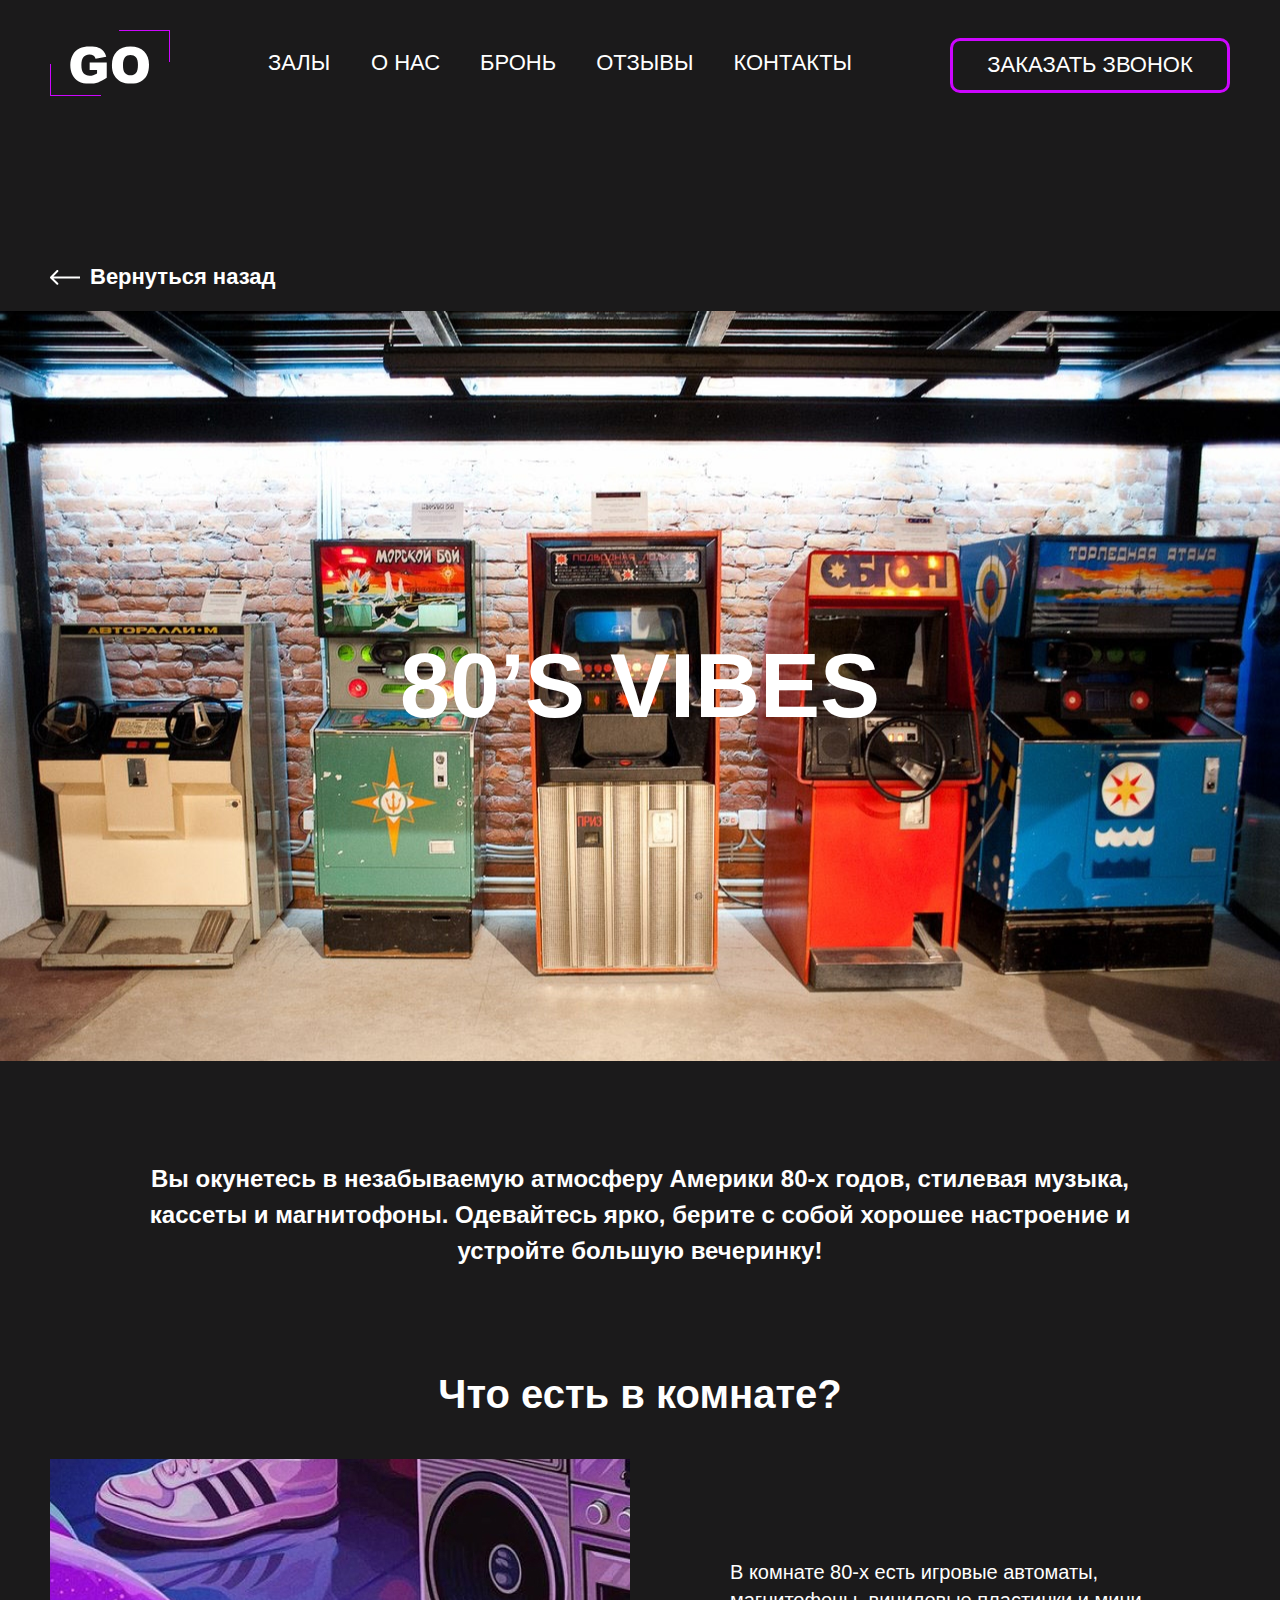
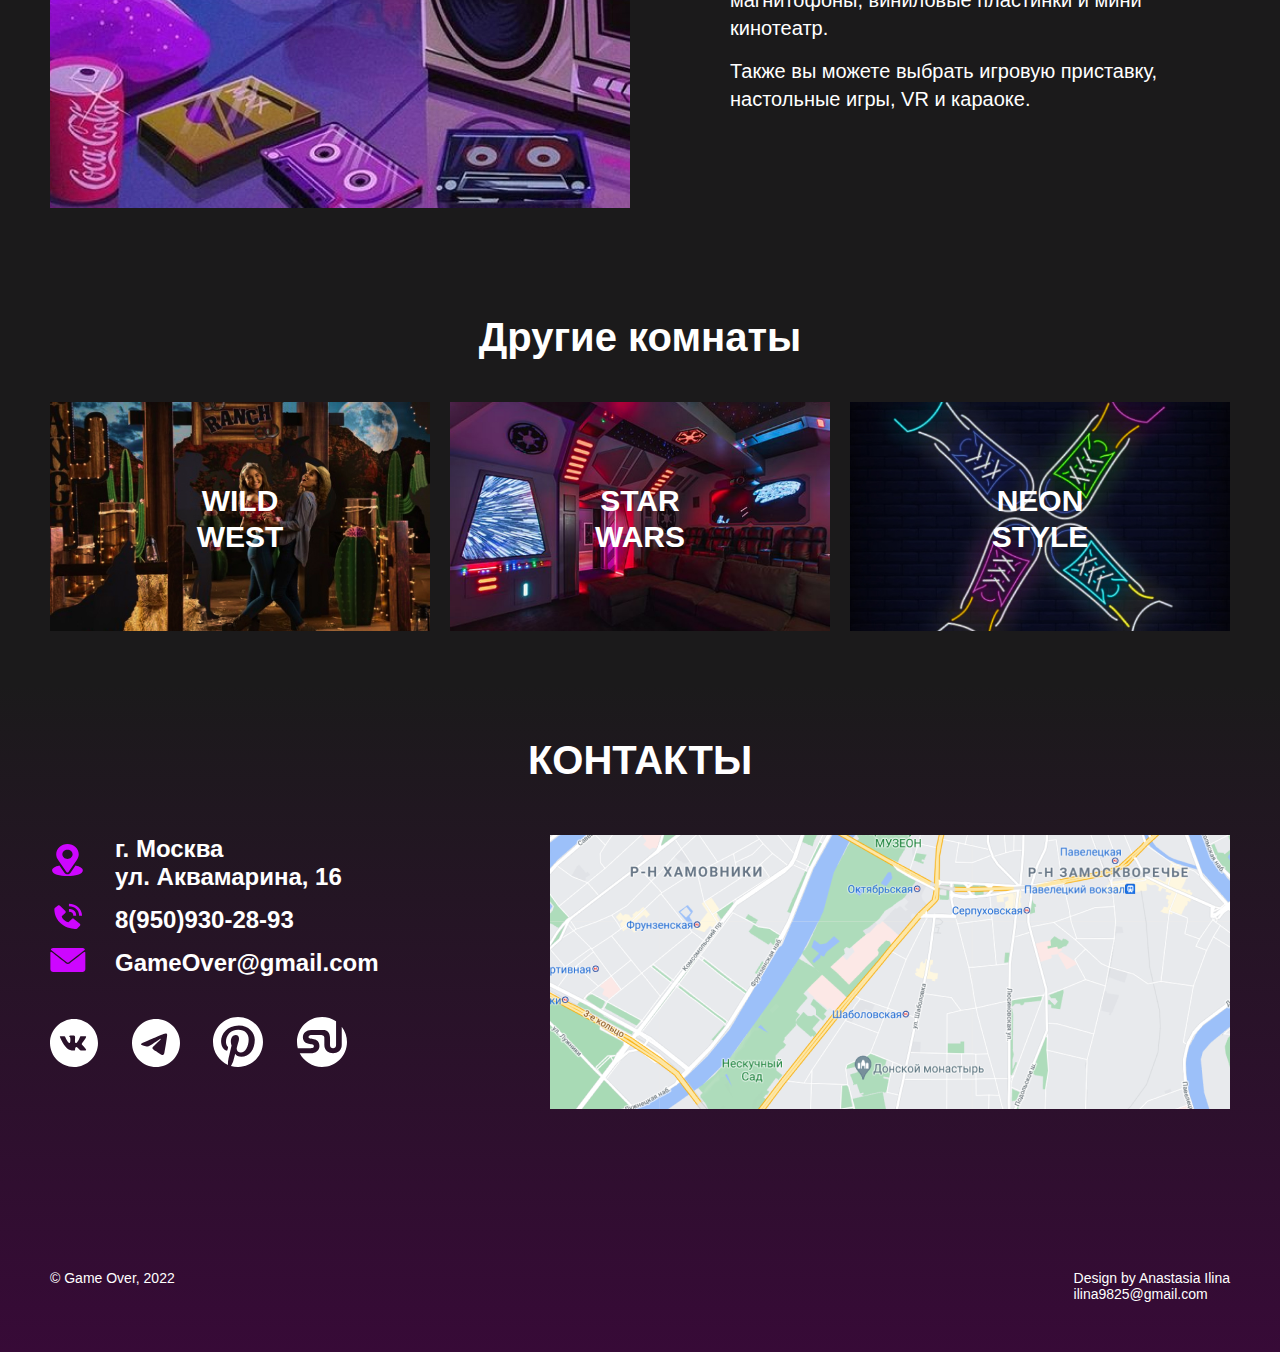
<file: vibes.html>
<!DOCTYPE html>
<html lang="en">
  <head>
    <meta charset="UTF-8" />
    <meta name="viewport" content="width=device-width, initial-scale=1.0" />
    <link rel="stylesheet" href="css/index.css" />
    <title>80's vibes</title>
  </head>
  <body>
    <header class="header">
      <div class="container burger">
        <div class="logo" tabindex="1">
          <img
            class="header__image"
            src="img/logo/logo.svg"
            alt="Логотип компании GO"
          />
        </div>
        <nav class="header__navigation">
          <ul class="header__list">
            <li class="header__item">
              <a class="header__link" href="#"> залы</a>
            </li>
            <li class="header__item">
              <a class="header__link" href="#"> О нас</a>
            </li>
            <li class="header__item">
              <a class="header__link" href="#"> Бронь</a>
            </li>
            <li class="header__item">
              <a class="header__link" href="#"> отзывы</a>
            </li>
            <li class="header__item header__item-margin">
              <a class="header__link" href="#"> Контакты</a>
            </li>
          </ul>
        </nav>
        <button class="header__button-top">Заказать звонок</button>
      </div>
    </header>
    <main class="main">
      <section class="room-page">
        <div class="container container__room-page-link">
          <a href="index.html" class="room-page__link-top">Вернуться назад</a>
        </div>
        <div class="room-page__background room-page__background_vibes">
          <div class="container container__room-page-flex-title">
            <h1 class="room-page__title">80’s vibes</h1>
          </div>
        </div>
        <div class="container container__room-page-text">
          <p class="room-page__text">
            Вы окунетесь в незабываемую атмосферу Америки 80-х годов, стилевая
            музыка, кассеты и магнитофоны. Одевайтесь ярко, берите с собой
            хорошее настроение и устройте большую вечеринку!
          </p>
        </div>
      </section>

      <section class="room-page__question question">
        <div class="container">
          <h2 class="question__room-page-title">Что есть в комнате?</h2>
          <div class="question__room-page-flex">
            <div class="question__box-img">
              <img
                class="question__room-page-img"
                src="/img/rooms/vibes/80-content.jpg"
                alt=""
              />
            </div>
            <div class="question__box-text">
              <p class="question__room-page-text">
                В комнате 80-х есть игровые автоматы, магнитофоны, виниловые
                пластинки и мини кинотеатр.
              </p>
              <p class="question__room-page-text">
                Также вы можете выбрать игровую приставку, настольные игры, VR и
                караоке.
              </p>
            </div>
          </div>
        </div>
      </section>

      <section class="room-page__variant variant">
        <div class="container">
          <h2 class="variant__title">Другие комнаты</h2>

          <ul class="variant__list">
            <li class="variant__item">
              <a href="west.html" class="variant__link-west">
                <figure class="variant__box-img">
                  <img
                    class="variant__img"
                    src="/img/rooms/ww/ww-content.jpg"
                    alt=""
                  />
                  <figcaption class="variant__box-text">
                    <p class="variant__text">wild west</p>
                  </figcaption>
                </figure>
              </a>
            </li>

            <li class="variant__item">
              <a href="wars.html" class="variant__link-wars">
                <figure class="variant__box-img">
                  <img
                    class="variant__img"
                    src="/img/rooms/sw/sw-content.jpg"
                    alt=""
                  />
                  <figcaption class="variant__box-text">
                    <p class="variant__text">star wars</p>
                  </figcaption>
                </figure>
              </a>
            </li>

            <li class="variant__item">
              <a href="neon.html" class="variant__link-neon">
                <figure class="variant__box-img">
                  <img
                    class="variant__img"
                    src="/img/rooms/ns/ns-content.jpg"
                    alt=""
                  />
                  <figcaption class="variant__box-text">
                    <p class="variant__text">neon style</p>
                  </figcaption>
                </figure>
              </a>
            </li>
          </ul>
        </div>
      </section>
    </main>
    <footer class="footer">
      <div class="container">
        <h2 class="subtitle">Контакты</h2>
        <div class="footer__flex">
          <div class="contacts social">
            <address class="contacts">
              <ul class="contacts__list">
                <li class="contacts__item location">
                  <p class="contacts__location">
                    г. Москва&nbsp; ул.&nbsp;Аквамарина, 16
                  </p>
                </li>
                <li class="contacts__item phone">
                  <p class="contacts__location"></p>
                  <a href="tel:89509302893" class="link__link"
                    >8(950)930-28-93</a
                  >
                </li>
                <li class="contacts__item mail">
                  <p class="contacts__location"></p>
                  <a href="mailto:GameOver@gmail.com" class="link__link"
                    >GameOver@gmail.com</a
                  >
                </li>
              </ul>
              <ul class="social__list">
                <li class="social__item">
                  <a href="#" target="_blank" class="social__link">
                    <svg
                      width="48"
                      height="48"
                      viewBox="0 0 48 48"
                      fill="currentColor"
                      xmlns="http://www.w3.org/2000/svg"
                    >
                      <path
                        d="M23.9999 0C10.7449 0 -0.00012207 10.745 -0.00012207 24C-0.00012207 37.255 10.7449 48 23.9999 48C37.2549 48 47.9999 37.255 47.9999 24C47.9999 10.745 37.2549 0 23.9999 0ZM33.2299 27.0775C33.2299 27.0775 35.3524 29.1725 35.8749 30.145C35.8899 30.165 35.8974 30.185 35.9024 30.195C36.1149 30.5525 36.1649 30.83 36.0599 31.0375C35.8849 31.3825 35.2849 31.5525 35.0799 31.5675H31.3299C31.0699 31.5675 30.5249 31.5 29.8649 31.045C29.3574 30.69 28.8574 30.1075 28.3699 29.54C27.6424 28.695 27.0124 27.965 26.3774 27.965C26.2967 27.9649 26.2166 27.9775 26.1399 28.0025C25.6599 28.1575 25.0449 28.8425 25.0449 30.6675C25.0449 31.2375 24.5949 31.565 24.2774 31.565H22.5599C21.9749 31.565 18.9274 31.36 16.2274 28.5125C12.9224 25.025 9.94738 18.03 9.92238 17.965C9.73488 17.5125 10.1224 17.27 10.5449 17.27H14.3324C14.8374 17.27 15.0024 17.5775 15.1174 17.85C15.2524 18.1675 15.7474 19.43 16.5599 20.85C17.8774 23.165 18.6849 24.105 19.3324 24.105C19.4538 24.1036 19.573 24.0727 19.6799 24.015C20.5249 23.545 20.3674 20.5325 20.3299 19.9075C20.3299 19.79 20.3274 18.56 19.8949 17.97C19.5849 17.5425 19.0574 17.38 18.7374 17.32C18.8669 17.1413 19.0375 16.9964 19.2349 16.8975C19.8149 16.6075 20.8599 16.565 21.8974 16.565H22.4749C23.5999 16.58 23.8899 16.6525 24.2974 16.755C25.1224 16.9525 25.1399 17.485 25.0674 19.3075C25.0449 19.825 25.0224 20.41 25.0224 21.1C25.0224 21.25 25.0149 21.41 25.0149 21.58C24.9899 22.5075 24.9599 23.56 25.6149 23.9925C25.7003 24.0461 25.799 24.0746 25.8999 24.075C26.1274 24.075 26.8124 24.075 28.6674 20.8925C29.2395 19.8681 29.7366 18.8037 30.1549 17.7075C30.1924 17.6425 30.3024 17.4425 30.4324 17.365C30.5283 17.3161 30.6347 17.2912 30.7424 17.2925H35.1949C35.6799 17.2925 36.0124 17.365 36.0749 17.5525C36.1849 17.85 36.0549 18.7575 34.0224 21.51L33.1149 22.7075C31.2724 25.1225 31.2724 25.245 33.2299 27.0775Z"
                      />
                    </svg>
                  </a>
                </li>
                <li class="social__item">
                  <a href="#" target="_blank" class="social__link">
                    <svg
                      width="48"
                      height="48"
                      viewBox="0 0 48 48"
                      fill="currentColor"
                      xmlns="http://www.w3.org/2000/svg"
                    >
                      <path
                        d="M47.9999 24C47.9999 30.3652 45.4713 36.4697 40.9704 40.9706C36.4696 45.4714 30.3651 48 23.9999 48C17.6347 48 11.5302 45.4714 7.02932 40.9706C2.52844 36.4697 -0.00012207 30.3652 -0.00012207 24C-0.00012207 17.6348 2.52844 11.5303 7.02932 7.02944C11.5302 2.52856 17.6347 0 23.9999 0C30.3651 0 36.4696 2.52856 40.9704 7.02944C45.4713 11.5303 47.9999 17.6348 47.9999 24ZM24.8609 17.718C22.5269 18.69 17.8589 20.7 10.8629 23.748C9.72888 24.198 9.13188 24.642 9.07788 25.074C8.98788 25.803 9.90288 26.091 11.1479 26.484L11.6729 26.649C12.8969 27.048 14.5469 27.513 15.4019 27.531C16.1819 27.549 17.0489 27.231 18.0059 26.571C24.5429 22.158 27.9179 19.929 28.1279 19.881C28.2779 19.845 28.4879 19.803 28.6259 19.929C28.7669 20.052 28.7519 20.289 28.7369 20.352C28.6469 20.739 25.0559 24.075 23.1989 25.803C22.6199 26.343 22.2089 26.724 22.1249 26.811C21.9399 27 21.7519 27.1861 21.5609 27.369C20.4209 28.467 19.5689 29.289 21.6059 30.633C22.5869 31.281 23.3729 31.812 24.1559 32.346C25.0079 32.928 25.8599 33.507 26.9639 34.233C27.2429 34.413 27.5129 34.608 27.7739 34.794C28.7669 35.502 29.6639 36.138 30.7649 36.036C31.4069 35.976 32.0699 35.376 32.4059 33.576C33.2009 29.325 34.7639 20.118 35.1239 16.323C35.1458 16.0075 35.1328 15.6906 35.0849 15.378C35.0566 15.1258 34.9346 14.8934 34.7429 14.727C34.4699 14.5386 34.1445 14.4409 33.8129 14.448C32.9129 14.463 31.5239 14.946 24.8609 17.718Z"
                      />
                    </svg>
                  </a>
                </li>
                <li class="social__item">
                  <a href="#" target="_blank" class="social__link">
                    <svg
                      width="50"
                      height="50"
                      viewBox="0 0 50 50"
                      fill="currentColor"
                      xmlns="http://www.w3.org/2000/svg"
                    >
                      <path
                        d="M25.0005 0C11.1947 0 -0.000152588 11.1936 -0.000152588 25.0006C-0.000152588 35.2378 6.15562 44.0314 14.9646 47.8981C14.8941 46.1526 14.9511 44.0558 15.3998 42.159C15.8806 40.1282 18.6165 28.5359 18.6165 28.5359C18.6165 28.5359 17.8178 26.9397 17.8178 24.5808C17.8178 20.8763 19.9652 18.1077 22.6383 18.1077C24.912 18.1077 26.0107 19.8154 26.0107 21.8609C26.0107 24.1468 24.5537 27.5635 23.8037 30.7327C23.1768 33.3859 25.1338 35.5481 27.7498 35.5481C32.4864 35.5481 35.6761 29.4647 35.6761 22.2558C35.6761 16.7782 31.9864 12.6769 25.2742 12.6769C17.6902 12.6769 12.9659 18.3321 12.9659 24.6487C12.9659 26.8282 13.6082 28.3635 14.6146 29.5513C15.0768 30.0981 15.1409 30.318 14.9736 30.9462C14.8537 31.4058 14.5781 32.5128 14.4646 32.9519C14.2986 33.5853 13.7857 33.8109 13.2127 33.5776C9.71972 32.1513 8.0928 28.3263 8.0928 24.0263C8.0928 16.9237 14.0819 8.40898 25.9601 8.40898C35.5056 8.40898 41.7877 15.316 41.7877 22.732C41.7877 32.5378 36.3351 39.8647 28.2979 39.8647C25.5998 39.8647 23.0607 38.4051 22.1909 36.7487C22.1909 36.7487 20.7396 42.5077 20.4325 43.6218C19.9024 45.5494 18.8646 47.4763 17.9159 48.9769C20.2162 49.6571 22.6024 50.0025 25.0011 50.0026C38.8063 50.0013 49.9998 38.8071 49.9998 25.0006C49.9998 11.1936 38.8063 0 25.0005 0Z"
                      />
                    </svg>
                  </a>
                </li>
                <li class="social__item">
                  <a href="#" target="_blank" class="social__link">
                    <svg
                      width="50"
                      height="50"
                      viewBox="0 0 50 50"
                      fill="currentColor"
                      xmlns="http://www.w3.org/2000/svg"
                    >
                      <path
                        fill-rule="evenodd"
                        clip-rule="evenodd"
                        d="M44.7441 9.66919C48.1583 14.0494 50.0085 19.4463 49.9999 24.9999C49.9999 38.8051 38.805 49.9999 25.0006 49.9999C15.2871 49.9999 6.86597 44.4576 2.72751 36.3647H13.6237C18.816 36.3647 22.4429 33.566 22.4429 29.0923C22.4429 19.6108 11.5051 23.4737 11.5051 20.1089C11.5051 18.4878 12.8057 17.898 15.1858 17.898H22.7692C24.8711 17.898 27.3435 18.275 27.3435 20.5685V28.1243C27.3435 33.5955 31.6159 36.364 36.0441 36.364C40.548 36.364 44.7435 33.5955 44.7435 28.1243V9.66919H44.7441V9.66919Z"
                      />
                      <path
                        fill-rule="evenodd"
                        clip-rule="evenodd"
                        d="M25.0005 2.43241e-05C30.0173 -0.00698868 34.919 1.50262 39.0626 4.33079V28.3013C39.0626 29.9628 37.7037 31.3224 36.0447 31.3224C34.3838 31.3224 33.0261 29.9628 33.0261 28.3013V21.1186C33.0261 15.3846 30.1242 12.9994 26.3447 12.9994H14.0441C9.59088 12.9994 5.89665 15.834 5.89665 20.3289C5.89665 22.6289 6.8819 25.9994 11.5415 26.8353C15.337 27.5186 16.8351 27.3199 16.8351 29.3506C16.8351 31.3224 14.6261 31.3224 11.7101 31.3224H0.808189C0.269676 29.2582 -0.0019826 27.1334 -0.000143311 25C-0.000143311 11.1981 11.196 2.43241e-05 25.0005 2.43241e-05Z"
                      />
                    </svg>
                  </a>
                </li>
              </ul>
            </address>
          </div>
          <div class="map">
            <img src="img/map/map.png" alt="Местонахождение на карте" />
          </div>
        </div>

        <div class="footer__bottom">
          <div class="footer__bottom-left">
            <p class="footer__bottom-left-text">© Game Over, 2022</p>
          </div>

          <div class="footer__bottom-right">
            <p class="footer__bottom-right-text">Design by Anastasia Ilina</p>
            <a
              class="footer__bottom-right-link link__link"
              href="mailto:ilina9825@gmail.com"
              >ilina9825@gmail.com</a
            >
          </div>
        </div>
      </div>
    </footer>
  </body>
</html>
</file>
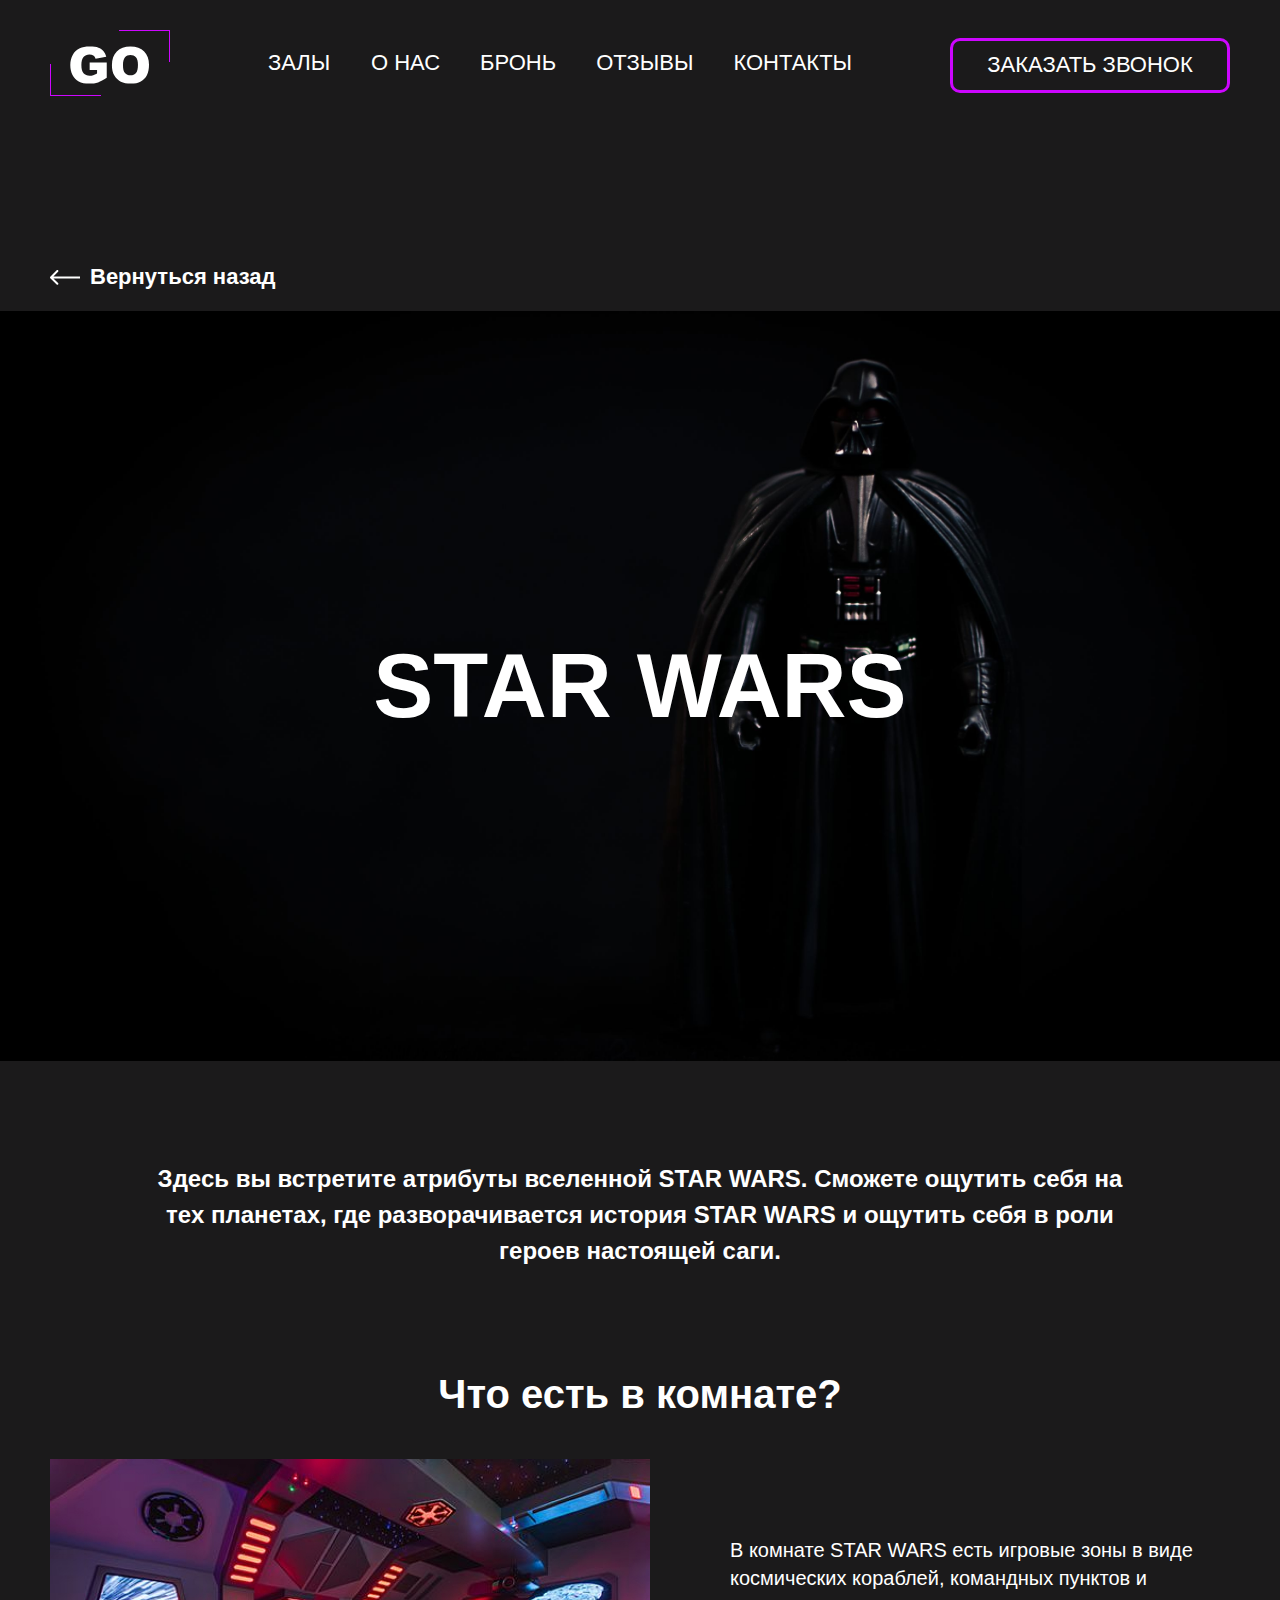
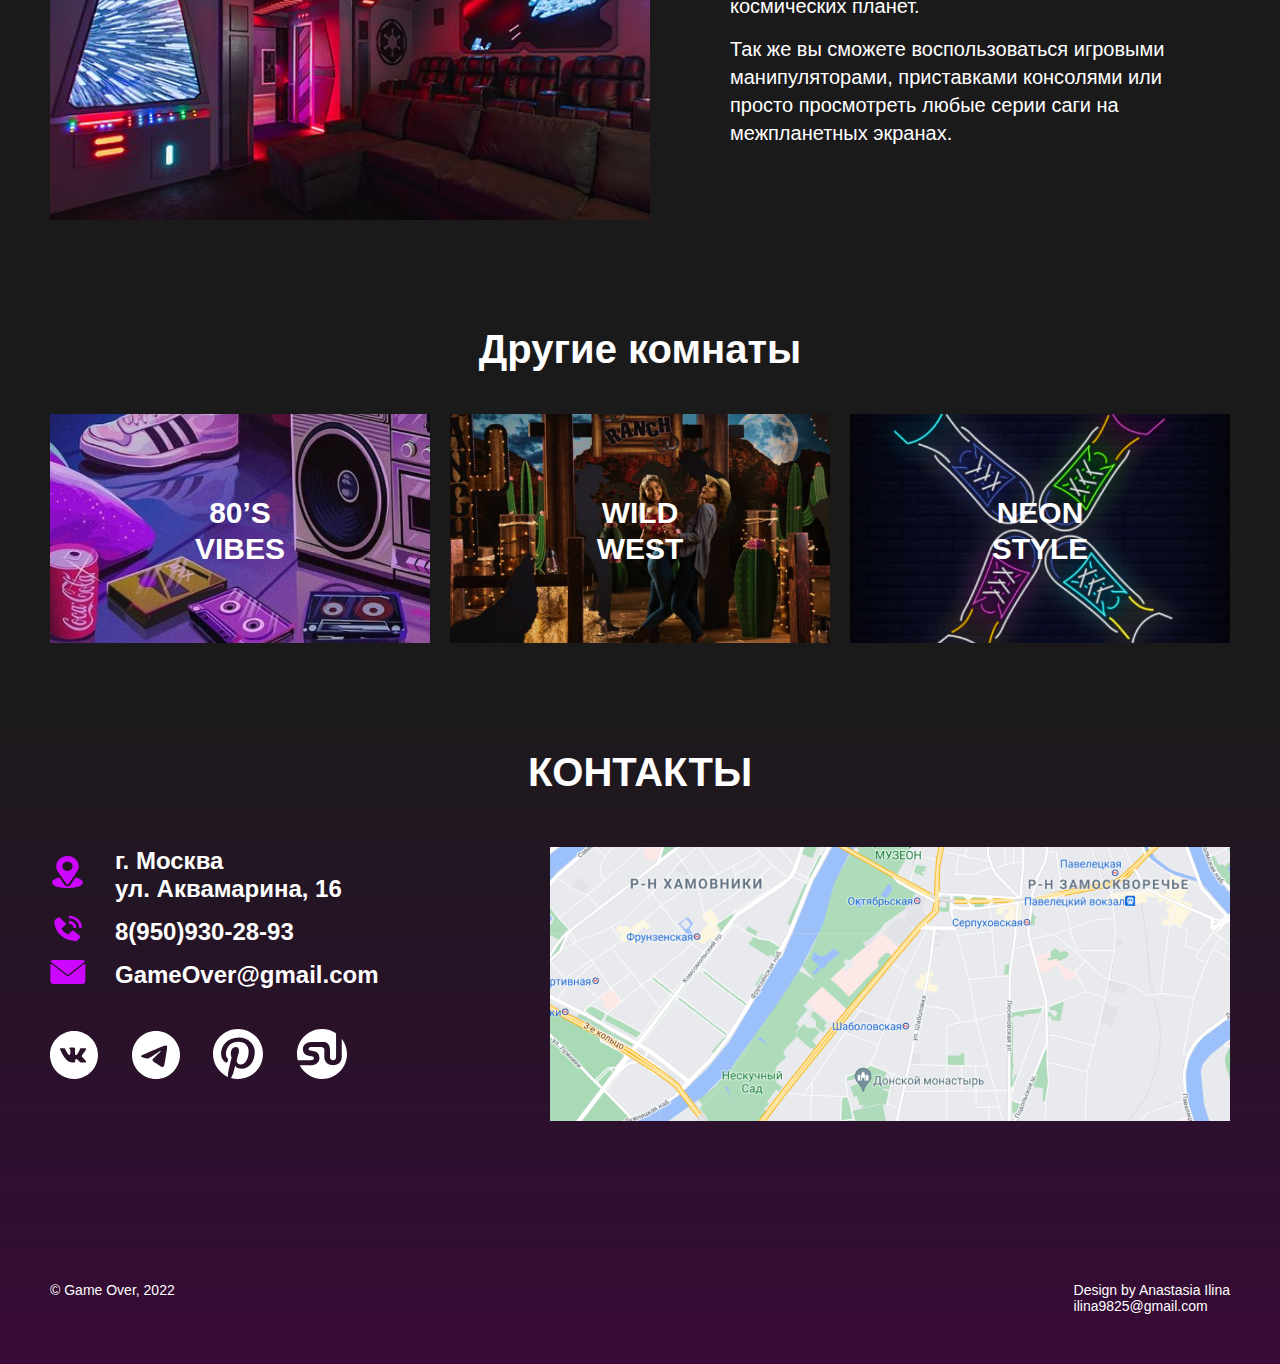
<file: wars.html>
<!DOCTYPE html>
<html lang="en">
  <head>
    <meta charset="UTF-8" />
    <meta name="viewport" content="width=device-width, initial-scale=1.0" />
    <link rel="stylesheet" href="css/index.css" />
    <title>Star Wars</title>
  </head>
  <body>
    <header class="header">
      <div class="container burger">
        <div class="logo" tabindex="1">
          <img
            class="header__image"
            src="img/logo/logo.svg"
            alt="Логотип компании GO"
          />
        </div>
        <nav class="header__navigation">
          <ul class="header__list">
            <li class="header__item">
              <a class="header__link" href="#"> залы</a>
            </li>
            <li class="header__item">
              <a class="header__link" href="#"> О нас</a>
            </li>
            <li class="header__item">
              <a class="header__link" href="#"> Бронь</a>
            </li>
            <li class="header__item">
              <a class="header__link" href="#"> отзывы</a>
            </li>
            <li class="header__item header__item-margin">
              <a class="header__link" href="#"> Контакты</a>
            </li>
          </ul>
        </nav>
        <button class="header__button-top">Заказать звонок</button>
      </div>
    </header>
    <main class="main">
      <section class="room-page">
        <div class="container container__room-page-link">
          <a href="index.html" class="room-page__link-top">Вернуться назад</a>
        </div>
        <div class="room-page__background room-page__background_wars">
          <div class="container container__room-page-flex-title">
            <h1 class="room-page__title">Star wars</h1>
          </div>
        </div>
        <div class="container container__room-page-text">
          <p class="room-page__text">
            Здесь вы встретите атрибуты вселенной STAR WARS. Сможете ощутить
            себя на тех планетах, где разворачивается история STAR WARS и
            ощутить себя в роли героев наcтоящей саги.
          </p>
        </div>
      </section>

      <section class="room-page__question question">
        <div class="container">
          <h2 class="question__room-page-title">Что есть в комнате?</h2>
          <div class="question__room-page-flex">
            <div class="question__box-img">
              <img
                class="question__room-page-img"
                src="/img/rooms/sw/sw-content.jpg"
                alt=""
              />
            </div>
            <div class="question__box-text">
              <p class="question__room-page-text">
                В комнате STAR WARS есть игровые зоны в виде космических
                кораблей, командных пунктов и космических планет.
              </p>
              <p class="question__room-page-text">
                Так же вы сможете воспользоваться игровыми манипуляторами,
                приставками консолями или просто просмотреть любые серии саги на
                межпланетных экранах.
              </p>
            </div>
          </div>
        </div>
      </section>

      <section class="room-page__variant variant">
        <div class="container">
          <h2 class="variant__title">Другие комнаты</h2>

          <ul class="variant__list">
            <li class="variant__item">
              <a href="vibes.html" class="variant__link-vibes">
                <figure class="variant__box-img">
                  <img
                    class="variant__img"
                    src="/img/rooms/vibes/80-content.jpg"
                    alt=""
                  />
                  <figcaption class="variant__box-text">
                    <p class="variant__text">80’s vibes</p>
                  </figcaption>
                </figure>
              </a>
            </li>

            <li class="variant__item">
              <a href="west.html" class="variant__link-west">
                <figure class="variant__box-img">
                  <img
                    class="variant__img"
                    src="/img/rooms/ww/ww-content.jpg"
                    alt=""
                  />
                  <figcaption class="variant__box-text">
                    <p class="variant__text">wild west</p>
                  </figcaption>
                </figure>
              </a>
            </li>

            <li class="variant__item">
              <a href="neon.html" class="variant__link-neon">
                <figure class="variant__box-img">
                  <img
                    class="variant__img"
                    src="/img/rooms/ns/ns-content.jpg"
                    alt=""
                  />
                  <figcaption class="variant__box-text">
                    <p class="variant__text">neon style</p>
                  </figcaption>
                </figure>
              </a>
            </li>
          </ul>
        </div>
      </section>
    </main>
    <footer class="footer">
      <div class="container">
        <h2 class="subtitle">Контакты</h2>
        <div class="footer__flex">
          <div class="contacts social">
            <address class="contacts">
              <ul class="contacts__list">
                <li class="contacts__item location">
                  <p class="contacts__location">
                    г. Москва&nbsp; ул.&nbsp;Аквамарина, 16
                  </p>
                </li>
                <li class="contacts__item phone">
                  <p class="contacts__location"></p>
                  <a href="tel:89509302893" class="link__link"
                    >8(950)930-28-93</a
                  >
                </li>
                <li class="contacts__item mail">
                  <p class="contacts__location"></p>
                  <a href="mailto:GameOver@gmail.com" class="link__link"
                    >GameOver@gmail.com</a
                  >
                </li>
              </ul>
              <ul class="social__list">
                <li class="social__item">
                  <a href="#" target="_blank" class="social__link">
                    <svg
                      width="48"
                      height="48"
                      viewBox="0 0 48 48"
                      fill="currentColor"
                      xmlns="http://www.w3.org/2000/svg"
                    >
                      <path
                        d="M23.9999 0C10.7449 0 -0.00012207 10.745 -0.00012207 24C-0.00012207 37.255 10.7449 48 23.9999 48C37.2549 48 47.9999 37.255 47.9999 24C47.9999 10.745 37.2549 0 23.9999 0ZM33.2299 27.0775C33.2299 27.0775 35.3524 29.1725 35.8749 30.145C35.8899 30.165 35.8974 30.185 35.9024 30.195C36.1149 30.5525 36.1649 30.83 36.0599 31.0375C35.8849 31.3825 35.2849 31.5525 35.0799 31.5675H31.3299C31.0699 31.5675 30.5249 31.5 29.8649 31.045C29.3574 30.69 28.8574 30.1075 28.3699 29.54C27.6424 28.695 27.0124 27.965 26.3774 27.965C26.2967 27.9649 26.2166 27.9775 26.1399 28.0025C25.6599 28.1575 25.0449 28.8425 25.0449 30.6675C25.0449 31.2375 24.5949 31.565 24.2774 31.565H22.5599C21.9749 31.565 18.9274 31.36 16.2274 28.5125C12.9224 25.025 9.94738 18.03 9.92238 17.965C9.73488 17.5125 10.1224 17.27 10.5449 17.27H14.3324C14.8374 17.27 15.0024 17.5775 15.1174 17.85C15.2524 18.1675 15.7474 19.43 16.5599 20.85C17.8774 23.165 18.6849 24.105 19.3324 24.105C19.4538 24.1036 19.573 24.0727 19.6799 24.015C20.5249 23.545 20.3674 20.5325 20.3299 19.9075C20.3299 19.79 20.3274 18.56 19.8949 17.97C19.5849 17.5425 19.0574 17.38 18.7374 17.32C18.8669 17.1413 19.0375 16.9964 19.2349 16.8975C19.8149 16.6075 20.8599 16.565 21.8974 16.565H22.4749C23.5999 16.58 23.8899 16.6525 24.2974 16.755C25.1224 16.9525 25.1399 17.485 25.0674 19.3075C25.0449 19.825 25.0224 20.41 25.0224 21.1C25.0224 21.25 25.0149 21.41 25.0149 21.58C24.9899 22.5075 24.9599 23.56 25.6149 23.9925C25.7003 24.0461 25.799 24.0746 25.8999 24.075C26.1274 24.075 26.8124 24.075 28.6674 20.8925C29.2395 19.8681 29.7366 18.8037 30.1549 17.7075C30.1924 17.6425 30.3024 17.4425 30.4324 17.365C30.5283 17.3161 30.6347 17.2912 30.7424 17.2925H35.1949C35.6799 17.2925 36.0124 17.365 36.0749 17.5525C36.1849 17.85 36.0549 18.7575 34.0224 21.51L33.1149 22.7075C31.2724 25.1225 31.2724 25.245 33.2299 27.0775Z"
                      />
                    </svg>
                  </a>
                </li>
                <li class="social__item">
                  <a href="#" target="_blank" class="social__link">
                    <svg
                      width="48"
                      height="48"
                      viewBox="0 0 48 48"
                      fill="currentColor"
                      xmlns="http://www.w3.org/2000/svg"
                    >
                      <path
                        d="M47.9999 24C47.9999 30.3652 45.4713 36.4697 40.9704 40.9706C36.4696 45.4714 30.3651 48 23.9999 48C17.6347 48 11.5302 45.4714 7.02932 40.9706C2.52844 36.4697 -0.00012207 30.3652 -0.00012207 24C-0.00012207 17.6348 2.52844 11.5303 7.02932 7.02944C11.5302 2.52856 17.6347 0 23.9999 0C30.3651 0 36.4696 2.52856 40.9704 7.02944C45.4713 11.5303 47.9999 17.6348 47.9999 24ZM24.8609 17.718C22.5269 18.69 17.8589 20.7 10.8629 23.748C9.72888 24.198 9.13188 24.642 9.07788 25.074C8.98788 25.803 9.90288 26.091 11.1479 26.484L11.6729 26.649C12.8969 27.048 14.5469 27.513 15.4019 27.531C16.1819 27.549 17.0489 27.231 18.0059 26.571C24.5429 22.158 27.9179 19.929 28.1279 19.881C28.2779 19.845 28.4879 19.803 28.6259 19.929C28.7669 20.052 28.7519 20.289 28.7369 20.352C28.6469 20.739 25.0559 24.075 23.1989 25.803C22.6199 26.343 22.2089 26.724 22.1249 26.811C21.9399 27 21.7519 27.1861 21.5609 27.369C20.4209 28.467 19.5689 29.289 21.6059 30.633C22.5869 31.281 23.3729 31.812 24.1559 32.346C25.0079 32.928 25.8599 33.507 26.9639 34.233C27.2429 34.413 27.5129 34.608 27.7739 34.794C28.7669 35.502 29.6639 36.138 30.7649 36.036C31.4069 35.976 32.0699 35.376 32.4059 33.576C33.2009 29.325 34.7639 20.118 35.1239 16.323C35.1458 16.0075 35.1328 15.6906 35.0849 15.378C35.0566 15.1258 34.9346 14.8934 34.7429 14.727C34.4699 14.5386 34.1445 14.4409 33.8129 14.448C32.9129 14.463 31.5239 14.946 24.8609 17.718Z"
                      />
                    </svg>
                  </a>
                </li>
                <li class="social__item">
                  <a href="#" target="_blank" class="social__link">
                    <svg
                      width="50"
                      height="50"
                      viewBox="0 0 50 50"
                      fill="currentColor"
                      xmlns="http://www.w3.org/2000/svg"
                    >
                      <path
                        d="M25.0005 0C11.1947 0 -0.000152588 11.1936 -0.000152588 25.0006C-0.000152588 35.2378 6.15562 44.0314 14.9646 47.8981C14.8941 46.1526 14.9511 44.0558 15.3998 42.159C15.8806 40.1282 18.6165 28.5359 18.6165 28.5359C18.6165 28.5359 17.8178 26.9397 17.8178 24.5808C17.8178 20.8763 19.9652 18.1077 22.6383 18.1077C24.912 18.1077 26.0107 19.8154 26.0107 21.8609C26.0107 24.1468 24.5537 27.5635 23.8037 30.7327C23.1768 33.3859 25.1338 35.5481 27.7498 35.5481C32.4864 35.5481 35.6761 29.4647 35.6761 22.2558C35.6761 16.7782 31.9864 12.6769 25.2742 12.6769C17.6902 12.6769 12.9659 18.3321 12.9659 24.6487C12.9659 26.8282 13.6082 28.3635 14.6146 29.5513C15.0768 30.0981 15.1409 30.318 14.9736 30.9462C14.8537 31.4058 14.5781 32.5128 14.4646 32.9519C14.2986 33.5853 13.7857 33.8109 13.2127 33.5776C9.71972 32.1513 8.0928 28.3263 8.0928 24.0263C8.0928 16.9237 14.0819 8.40898 25.9601 8.40898C35.5056 8.40898 41.7877 15.316 41.7877 22.732C41.7877 32.5378 36.3351 39.8647 28.2979 39.8647C25.5998 39.8647 23.0607 38.4051 22.1909 36.7487C22.1909 36.7487 20.7396 42.5077 20.4325 43.6218C19.9024 45.5494 18.8646 47.4763 17.9159 48.9769C20.2162 49.6571 22.6024 50.0025 25.0011 50.0026C38.8063 50.0013 49.9998 38.8071 49.9998 25.0006C49.9998 11.1936 38.8063 0 25.0005 0Z"
                      />
                    </svg>
                  </a>
                </li>
                <li class="social__item">
                  <a href="#" target="_blank" class="social__link">
                    <svg
                      width="50"
                      height="50"
                      viewBox="0 0 50 50"
                      fill="currentColor"
                      xmlns="http://www.w3.org/2000/svg"
                    >
                      <path
                        fill-rule="evenodd"
                        clip-rule="evenodd"
                        d="M44.7441 9.66919C48.1583 14.0494 50.0085 19.4463 49.9999 24.9999C49.9999 38.8051 38.805 49.9999 25.0006 49.9999C15.2871 49.9999 6.86597 44.4576 2.72751 36.3647H13.6237C18.816 36.3647 22.4429 33.566 22.4429 29.0923C22.4429 19.6108 11.5051 23.4737 11.5051 20.1089C11.5051 18.4878 12.8057 17.898 15.1858 17.898H22.7692C24.8711 17.898 27.3435 18.275 27.3435 20.5685V28.1243C27.3435 33.5955 31.6159 36.364 36.0441 36.364C40.548 36.364 44.7435 33.5955 44.7435 28.1243V9.66919H44.7441V9.66919Z"
                      />
                      <path
                        fill-rule="evenodd"
                        clip-rule="evenodd"
                        d="M25.0005 2.43241e-05C30.0173 -0.00698868 34.919 1.50262 39.0626 4.33079V28.3013C39.0626 29.9628 37.7037 31.3224 36.0447 31.3224C34.3838 31.3224 33.0261 29.9628 33.0261 28.3013V21.1186C33.0261 15.3846 30.1242 12.9994 26.3447 12.9994H14.0441C9.59088 12.9994 5.89665 15.834 5.89665 20.3289C5.89665 22.6289 6.8819 25.9994 11.5415 26.8353C15.337 27.5186 16.8351 27.3199 16.8351 29.3506C16.8351 31.3224 14.6261 31.3224 11.7101 31.3224H0.808189C0.269676 29.2582 -0.0019826 27.1334 -0.000143311 25C-0.000143311 11.1981 11.196 2.43241e-05 25.0005 2.43241e-05Z"
                      />
                    </svg>
                  </a>
                </li>
              </ul>
            </address>
          </div>
          <div class="map">
            <img src="img/map/map.png" alt="Местонахождение на карте" />
          </div>
        </div>

        <div class="footer__bottom">
          <div class="footer__bottom-left">
            <p class="footer__bottom-left-text">© Game Over, 2022</p>
          </div>

          <div class="footer__bottom-right">
            <p class="footer__bottom-right-text">Design by Anastasia Ilina</p>
            <a
              class="footer__bottom-right-link link__link"
              href="mailto:ilina9825@gmail.com"
              >ilina9825@gmail.com</a
            >
          </div>
        </div>
      </div>
    </footer>
  </body>
</html>
</file>
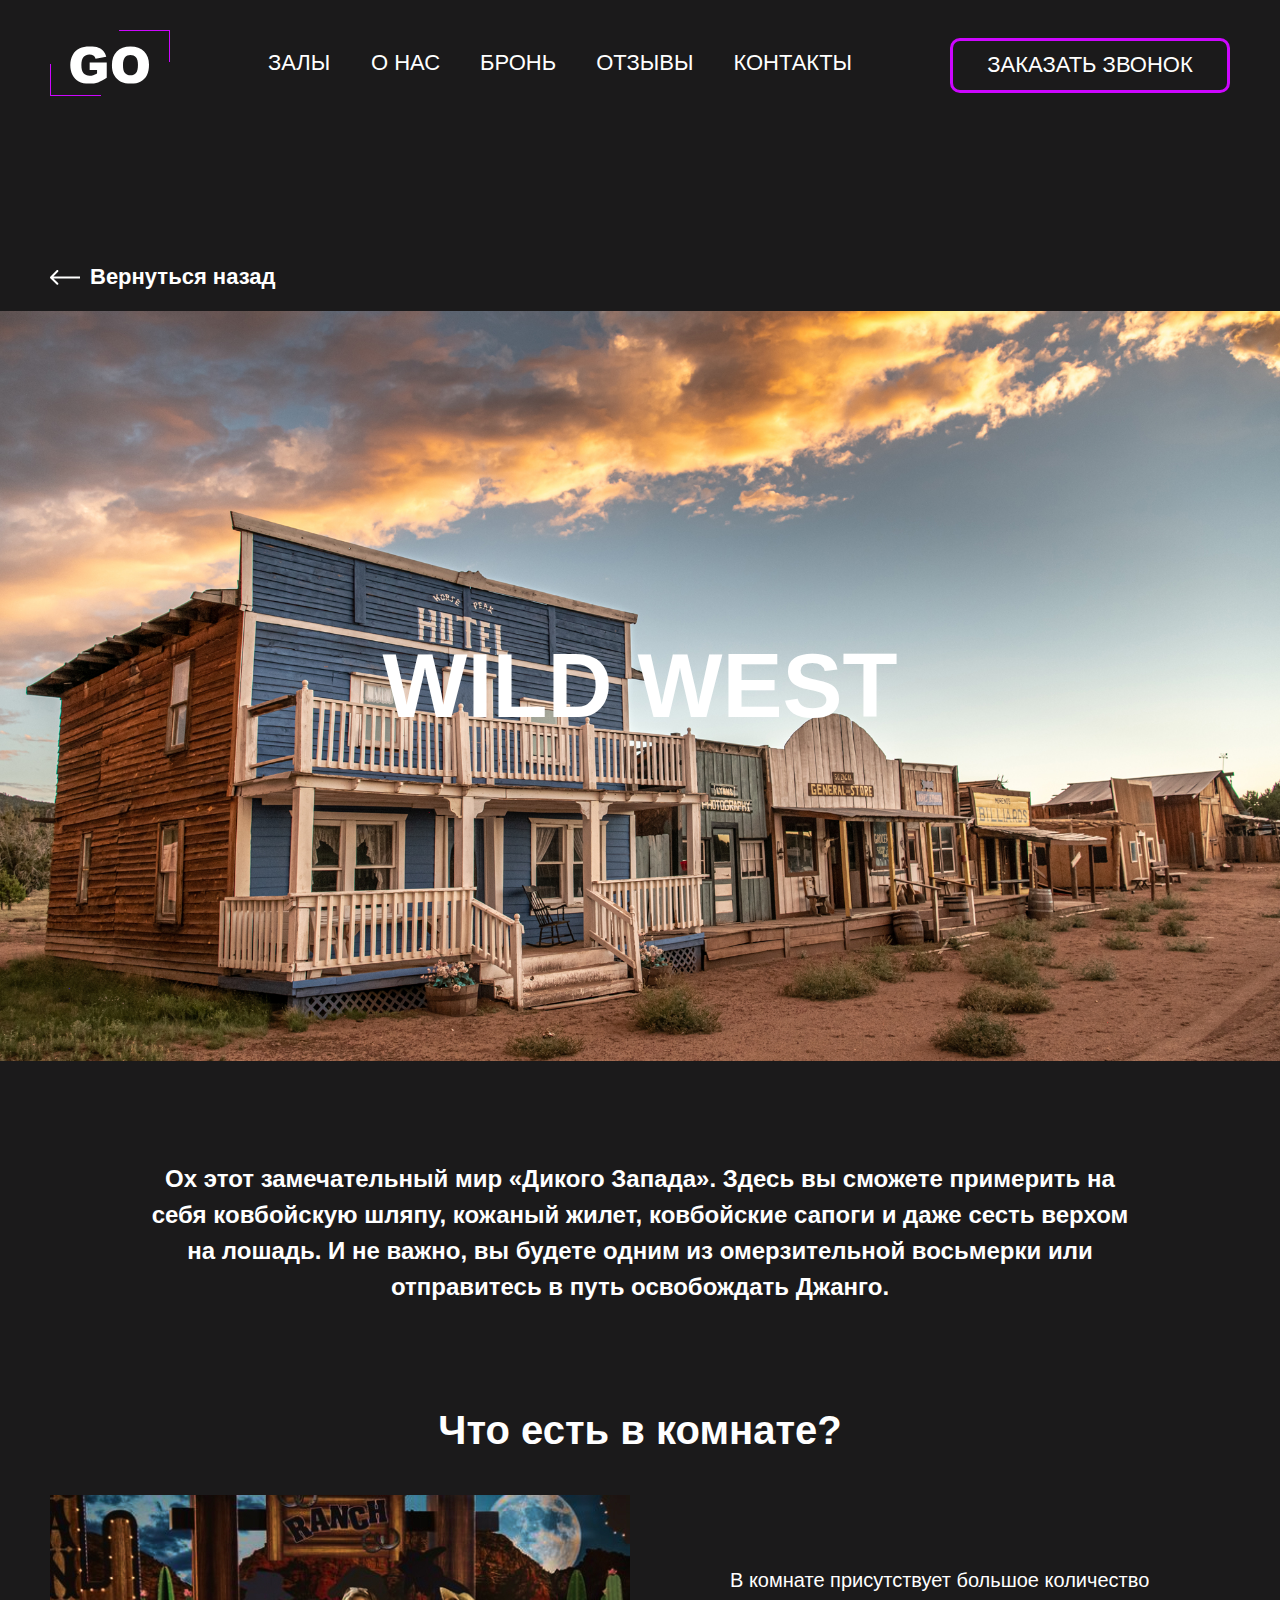
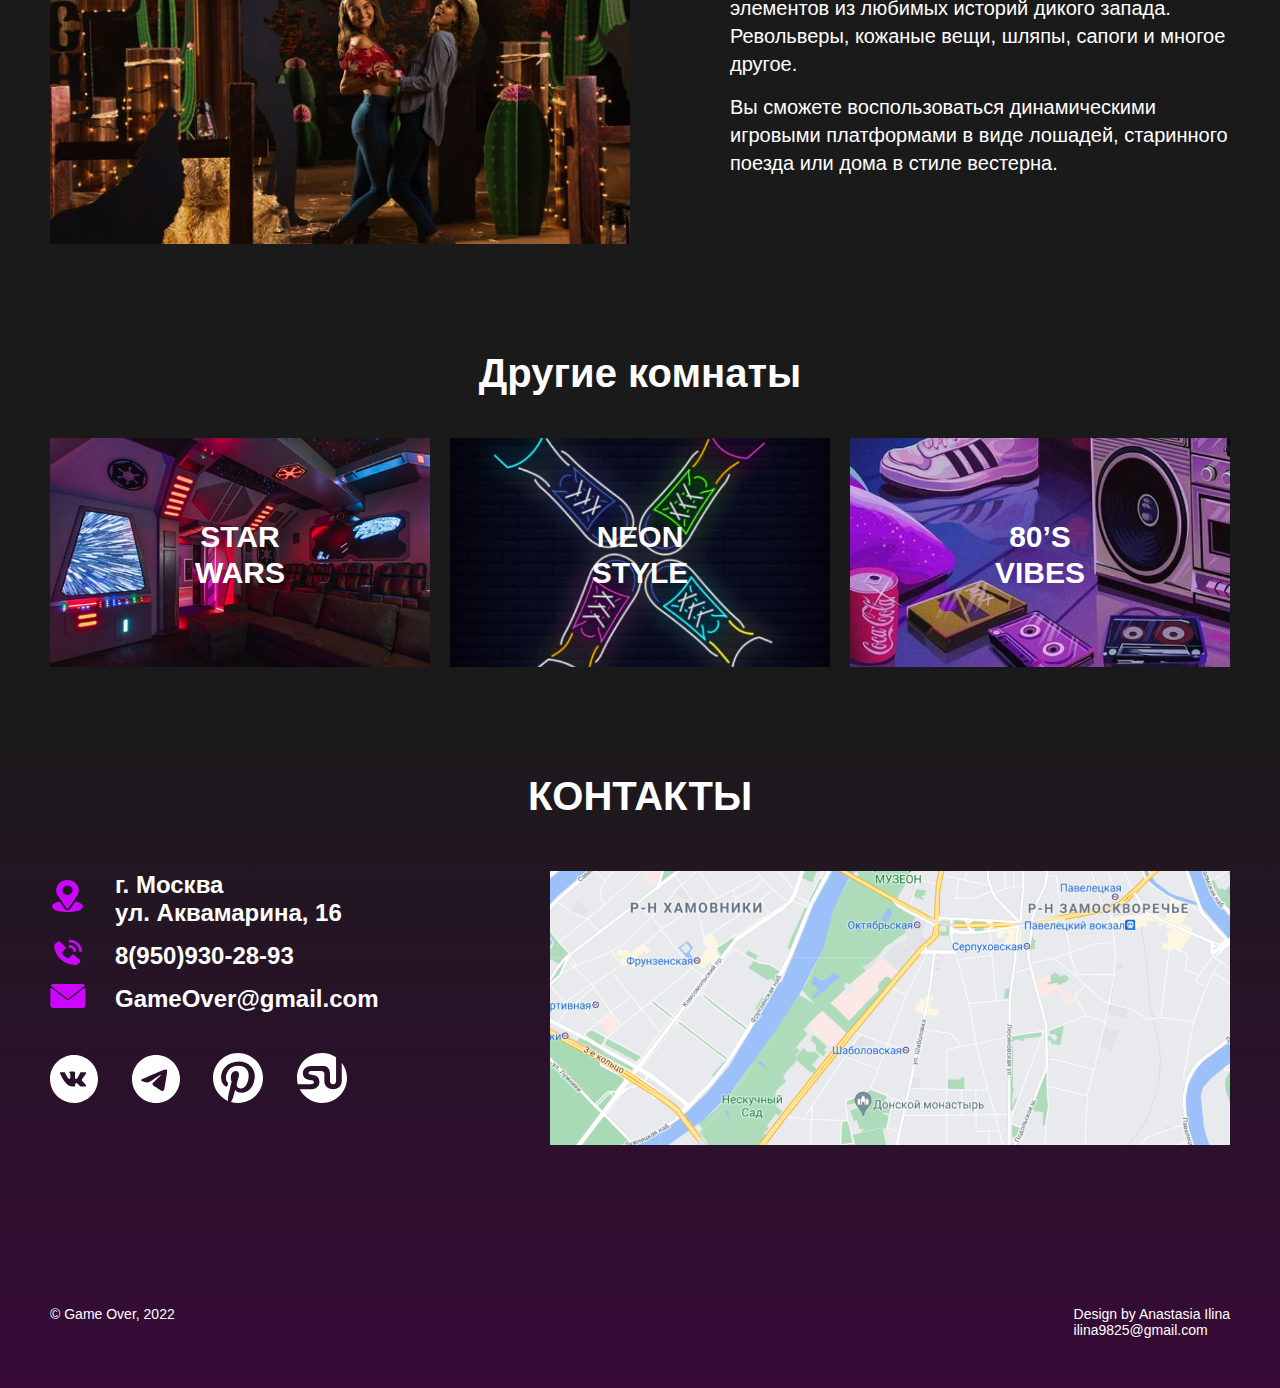
<file: west.html>
<!DOCTYPE html>
<html lang="en">
  <head>
    <meta charset="UTF-8" />
    <meta name="viewport" content="width=device-width, initial-scale=1.0" />
    <link rel="stylesheet" href="css/index.css" />
    <title>Wild West</title>
  </head>
  <body>
    <header class="header">
      <div class="container burger">
        <div class="logo" tabindex="1">
          <img
            class="header__image"
            src="img/logo/logo.svg"
            alt="Логотип компании GO"
          />
        </div>
        <nav class="header__navigation">
          <ul class="header__list">
            <li class="header__item">
              <a class="header__link" href="#"> залы</a>
            </li>
            <li class="header__item">
              <a class="header__link" href="#"> О нас</a>
            </li>
            <li class="header__item">
              <a class="header__link" href="#"> Бронь</a>
            </li>
            <li class="header__item">
              <a class="header__link" href="#"> отзывы</a>
            </li>
            <li class="header__item header__item-margin">
              <a class="header__link" href="#"> Контакты</a>
            </li>
          </ul>
        </nav>
        <button class="header__button-top">Заказать звонок</button>
      </div>
    </header>
    <main class="main">
      <section class="room-page">
        <div class="container container__room-page-link">
          <a href="index.html" class="room-page__link-top">Вернуться назад</a>
        </div>
        <div class="room-page__background room-page__background_west">
          <div class="container container__room-page-flex-title">
            <h1 class="room-page__title">wild west</h1>
          </div>
        </div>
        <div class="container container__room-page-text">
          <p class="room-page__text">
            Ох этот замечательный мир «Дикого Запада». Здесь вы сможете
            примерить на себя ковбойскую шляпу, кожаный жилет, ковбойские сапоги
            и даже сесть верхом на лошадь. И не важно, вы будете одним из
            омерзительной восьмерки или отправитесь в путь освобождать Джанго.
          </p>
        </div>
      </section>

      <section class="room-page__question question">
        <div class="container">
          <h2 class="question__room-page-title">Что есть в комнате?</h2>
          <div class="question__room-page-flex">
            <div class="question__box-img">
              <img
                class="question__room-page-img"
                src="/img/rooms/ww/ww-content.jpg"
                alt=""
              />
            </div>
            <div class="question__box-text">
              <p class="question__room-page-text">
                В комнате присутствует большое количество элементов из любимых
                историй дикого запада. Револьверы, кожаные вещи, шляпы, сапоги и
                многое другое.
              </p>
              <p class="question__room-page-text">
                Вы сможете воспользоваться динамическими игровыми платформами в
                виде лошадей, старинного поезда или дома в стиле вестерна.
              </p>
            </div>
          </div>
        </div>
      </section>

      <section class="room-page__variant variant">
        <div class="container">
          <h2 class="variant__title">Другие комнаты</h2>

          <ul class="variant__list">
            <li class="variant__item">
              <a href="wars.html" class="variant__link-wars">
                <figure class="variant__box-img">
                  <img
                    class="variant__img"
                    src="/img/rooms/sw/sw-content.jpg"
                    alt=""
                  />
                  <figcaption class="variant__box-text">
                    <p class="variant__text">star wars</p>
                  </figcaption>
                </figure>
              </a>
            </li>

            <li class="variant__item">
              <a href="neon.html" class="variant__link-neon">
                <figure class="variant__box-img">
                  <img
                    class="variant__img"
                    src="/img/rooms/ns/ns-content.jpg"
                    alt=""
                  />
                  <figcaption class="variant__box-text">
                    <p class="variant__text">neon style</p>
                  </figcaption>
                </figure>
              </a>
            </li>

            <li class="variant__item">
              <a href="vibes.html" class="variant__link-vibes">
                <figure class="variant__box-img">
                  <img
                    class="variant__img"
                    src="/img/rooms/vibes/80-content.jpg"
                    alt=""
                  />
                  <figcaption class="variant__box-text">
                    <p class="variant__text">80’s vibes</p>
                  </figcaption>
                </figure>
              </a>
            </li>
          </ul>
        </div>
      </section>
    </main>
    <footer class="footer">
      <div class="container">
        <h2 class="subtitle">Контакты</h2>
        <div class="footer__flex">
          <div class="contacts social">
            <address class="contacts">
              <ul class="contacts__list">
                <li class="contacts__item location">
                  <p class="contacts__location">
                    г. Москва&nbsp; ул.&nbsp;Аквамарина, 16
                  </p>
                </li>
                <li class="contacts__item phone">
                  <p class="contacts__location"></p>
                  <a href="tel:89509302893" class="link__link"
                    >8(950)930-28-93</a
                  >
                </li>
                <li class="contacts__item mail">
                  <p class="contacts__location"></p>
                  <a href="mailto:GameOver@gmail.com" class="link__link"
                    >GameOver@gmail.com</a
                  >
                </li>
              </ul>
              <ul class="social__list">
                <li class="social__item">
                  <a href="#" target="_blank" class="social__link">
                    <svg
                      width="48"
                      height="48"
                      viewBox="0 0 48 48"
                      fill="currentColor"
                      xmlns="http://www.w3.org/2000/svg"
                    >
                      <path
                        d="M23.9999 0C10.7449 0 -0.00012207 10.745 -0.00012207 24C-0.00012207 37.255 10.7449 48 23.9999 48C37.2549 48 47.9999 37.255 47.9999 24C47.9999 10.745 37.2549 0 23.9999 0ZM33.2299 27.0775C33.2299 27.0775 35.3524 29.1725 35.8749 30.145C35.8899 30.165 35.8974 30.185 35.9024 30.195C36.1149 30.5525 36.1649 30.83 36.0599 31.0375C35.8849 31.3825 35.2849 31.5525 35.0799 31.5675H31.3299C31.0699 31.5675 30.5249 31.5 29.8649 31.045C29.3574 30.69 28.8574 30.1075 28.3699 29.54C27.6424 28.695 27.0124 27.965 26.3774 27.965C26.2967 27.9649 26.2166 27.9775 26.1399 28.0025C25.6599 28.1575 25.0449 28.8425 25.0449 30.6675C25.0449 31.2375 24.5949 31.565 24.2774 31.565H22.5599C21.9749 31.565 18.9274 31.36 16.2274 28.5125C12.9224 25.025 9.94738 18.03 9.92238 17.965C9.73488 17.5125 10.1224 17.27 10.5449 17.27H14.3324C14.8374 17.27 15.0024 17.5775 15.1174 17.85C15.2524 18.1675 15.7474 19.43 16.5599 20.85C17.8774 23.165 18.6849 24.105 19.3324 24.105C19.4538 24.1036 19.573 24.0727 19.6799 24.015C20.5249 23.545 20.3674 20.5325 20.3299 19.9075C20.3299 19.79 20.3274 18.56 19.8949 17.97C19.5849 17.5425 19.0574 17.38 18.7374 17.32C18.8669 17.1413 19.0375 16.9964 19.2349 16.8975C19.8149 16.6075 20.8599 16.565 21.8974 16.565H22.4749C23.5999 16.58 23.8899 16.6525 24.2974 16.755C25.1224 16.9525 25.1399 17.485 25.0674 19.3075C25.0449 19.825 25.0224 20.41 25.0224 21.1C25.0224 21.25 25.0149 21.41 25.0149 21.58C24.9899 22.5075 24.9599 23.56 25.6149 23.9925C25.7003 24.0461 25.799 24.0746 25.8999 24.075C26.1274 24.075 26.8124 24.075 28.6674 20.8925C29.2395 19.8681 29.7366 18.8037 30.1549 17.7075C30.1924 17.6425 30.3024 17.4425 30.4324 17.365C30.5283 17.3161 30.6347 17.2912 30.7424 17.2925H35.1949C35.6799 17.2925 36.0124 17.365 36.0749 17.5525C36.1849 17.85 36.0549 18.7575 34.0224 21.51L33.1149 22.7075C31.2724 25.1225 31.2724 25.245 33.2299 27.0775Z"
                      />
                    </svg>
                  </a>
                </li>
                <li class="social__item">
                  <a href="#" target="_blank" class="social__link">
                    <svg
                      width="48"
                      height="48"
                      viewBox="0 0 48 48"
                      fill="currentColor"
                      xmlns="http://www.w3.org/2000/svg"
                    >
                      <path
                        d="M47.9999 24C47.9999 30.3652 45.4713 36.4697 40.9704 40.9706C36.4696 45.4714 30.3651 48 23.9999 48C17.6347 48 11.5302 45.4714 7.02932 40.9706C2.52844 36.4697 -0.00012207 30.3652 -0.00012207 24C-0.00012207 17.6348 2.52844 11.5303 7.02932 7.02944C11.5302 2.52856 17.6347 0 23.9999 0C30.3651 0 36.4696 2.52856 40.9704 7.02944C45.4713 11.5303 47.9999 17.6348 47.9999 24ZM24.8609 17.718C22.5269 18.69 17.8589 20.7 10.8629 23.748C9.72888 24.198 9.13188 24.642 9.07788 25.074C8.98788 25.803 9.90288 26.091 11.1479 26.484L11.6729 26.649C12.8969 27.048 14.5469 27.513 15.4019 27.531C16.1819 27.549 17.0489 27.231 18.0059 26.571C24.5429 22.158 27.9179 19.929 28.1279 19.881C28.2779 19.845 28.4879 19.803 28.6259 19.929C28.7669 20.052 28.7519 20.289 28.7369 20.352C28.6469 20.739 25.0559 24.075 23.1989 25.803C22.6199 26.343 22.2089 26.724 22.1249 26.811C21.9399 27 21.7519 27.1861 21.5609 27.369C20.4209 28.467 19.5689 29.289 21.6059 30.633C22.5869 31.281 23.3729 31.812 24.1559 32.346C25.0079 32.928 25.8599 33.507 26.9639 34.233C27.2429 34.413 27.5129 34.608 27.7739 34.794C28.7669 35.502 29.6639 36.138 30.7649 36.036C31.4069 35.976 32.0699 35.376 32.4059 33.576C33.2009 29.325 34.7639 20.118 35.1239 16.323C35.1458 16.0075 35.1328 15.6906 35.0849 15.378C35.0566 15.1258 34.9346 14.8934 34.7429 14.727C34.4699 14.5386 34.1445 14.4409 33.8129 14.448C32.9129 14.463 31.5239 14.946 24.8609 17.718Z"
                      />
                    </svg>
                  </a>
                </li>
                <li class="social__item">
                  <a href="#" target="_blank" class="social__link">
                    <svg
                      width="50"
                      height="50"
                      viewBox="0 0 50 50"
                      fill="currentColor"
                      xmlns="http://www.w3.org/2000/svg"
                    >
                      <path
                        d="M25.0005 0C11.1947 0 -0.000152588 11.1936 -0.000152588 25.0006C-0.000152588 35.2378 6.15562 44.0314 14.9646 47.8981C14.8941 46.1526 14.9511 44.0558 15.3998 42.159C15.8806 40.1282 18.6165 28.5359 18.6165 28.5359C18.6165 28.5359 17.8178 26.9397 17.8178 24.5808C17.8178 20.8763 19.9652 18.1077 22.6383 18.1077C24.912 18.1077 26.0107 19.8154 26.0107 21.8609C26.0107 24.1468 24.5537 27.5635 23.8037 30.7327C23.1768 33.3859 25.1338 35.5481 27.7498 35.5481C32.4864 35.5481 35.6761 29.4647 35.6761 22.2558C35.6761 16.7782 31.9864 12.6769 25.2742 12.6769C17.6902 12.6769 12.9659 18.3321 12.9659 24.6487C12.9659 26.8282 13.6082 28.3635 14.6146 29.5513C15.0768 30.0981 15.1409 30.318 14.9736 30.9462C14.8537 31.4058 14.5781 32.5128 14.4646 32.9519C14.2986 33.5853 13.7857 33.8109 13.2127 33.5776C9.71972 32.1513 8.0928 28.3263 8.0928 24.0263C8.0928 16.9237 14.0819 8.40898 25.9601 8.40898C35.5056 8.40898 41.7877 15.316 41.7877 22.732C41.7877 32.5378 36.3351 39.8647 28.2979 39.8647C25.5998 39.8647 23.0607 38.4051 22.1909 36.7487C22.1909 36.7487 20.7396 42.5077 20.4325 43.6218C19.9024 45.5494 18.8646 47.4763 17.9159 48.9769C20.2162 49.6571 22.6024 50.0025 25.0011 50.0026C38.8063 50.0013 49.9998 38.8071 49.9998 25.0006C49.9998 11.1936 38.8063 0 25.0005 0Z"
                      />
                    </svg>
                  </a>
                </li>
                <li class="social__item">
                  <a href="#" target="_blank" class="social__link">
                    <svg
                      width="50"
                      height="50"
                      viewBox="0 0 50 50"
                      fill="currentColor"
                      xmlns="http://www.w3.org/2000/svg"
                    >
                      <path
                        fill-rule="evenodd"
                        clip-rule="evenodd"
                        d="M44.7441 9.66919C48.1583 14.0494 50.0085 19.4463 49.9999 24.9999C49.9999 38.8051 38.805 49.9999 25.0006 49.9999C15.2871 49.9999 6.86597 44.4576 2.72751 36.3647H13.6237C18.816 36.3647 22.4429 33.566 22.4429 29.0923C22.4429 19.6108 11.5051 23.4737 11.5051 20.1089C11.5051 18.4878 12.8057 17.898 15.1858 17.898H22.7692C24.8711 17.898 27.3435 18.275 27.3435 20.5685V28.1243C27.3435 33.5955 31.6159 36.364 36.0441 36.364C40.548 36.364 44.7435 33.5955 44.7435 28.1243V9.66919H44.7441V9.66919Z"
                      />
                      <path
                        fill-rule="evenodd"
                        clip-rule="evenodd"
                        d="M25.0005 2.43241e-05C30.0173 -0.00698868 34.919 1.50262 39.0626 4.33079V28.3013C39.0626 29.9628 37.7037 31.3224 36.0447 31.3224C34.3838 31.3224 33.0261 29.9628 33.0261 28.3013V21.1186C33.0261 15.3846 30.1242 12.9994 26.3447 12.9994H14.0441C9.59088 12.9994 5.89665 15.834 5.89665 20.3289C5.89665 22.6289 6.8819 25.9994 11.5415 26.8353C15.337 27.5186 16.8351 27.3199 16.8351 29.3506C16.8351 31.3224 14.6261 31.3224 11.7101 31.3224H0.808189C0.269676 29.2582 -0.0019826 27.1334 -0.000143311 25C-0.000143311 11.1981 11.196 2.43241e-05 25.0005 2.43241e-05Z"
                      />
                    </svg>
                  </a>
                </li>
              </ul>
            </address>
          </div>
          <div class="map">
            <img src="img/map/map.png" alt="Местонахождение на карте" />
          </div>
        </div>

        <div class="footer__bottom">
          <div class="footer__bottom-left">
            <p class="footer__bottom-left-text">© Game Over, 2022</p>
          </div>

          <div class="footer__bottom-right">
            <p class="footer__bottom-right-text">Design by Anastasia Ilina</p>
            <a
              class="footer__bottom-right-link link__link"
              href="mailto:ilina9825@gmail.com"
              >ilina9825@gmail.com</a
            >
          </div>
        </div>
      </div>
    </footer>
  </body>
</html>
</file>
<file: css/index.css>
@import "var.css";
@import "normalize.css";
@import "global.css";
@import "nav.css";
@import "header.css";
@import "banner.css";
@import "our.css";
@import "halls.css";
@import "rooms.css";
@import "booking.css";
@import "faq.css";
@import "about-us.css";
@import "comment.css";
@import "footer.css";
@import "booking.css";
</file>
